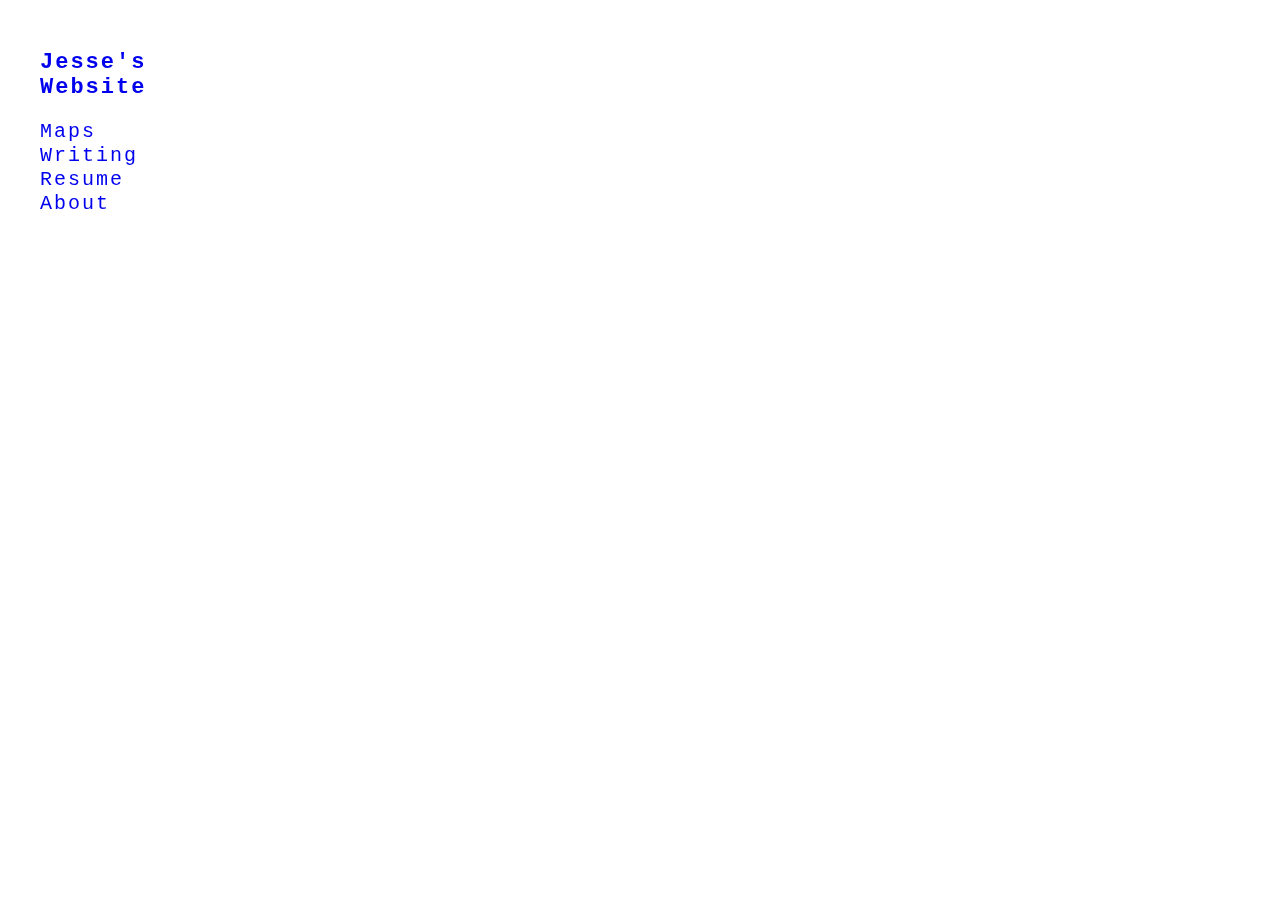
<file: index.html>
<!DOCTYPE html>
<html>
    <head>
        <title>Jesse's Website</title>
        <link rel="stylesheet" href="main.css">
        <link rel="stylesheet" href="main.js">
        <meta charset="utf-8"/>
        <meta content="width=device-width, initial-scale=1.0, maximum-scale=1.0" name="viewport"/>
        <script src="https://ajax.googleapis.com/ajax/libs/jquery/3.2.0/jquery.min.js">
        </script>
        </meta>
    </head>
    <body style="margin: 0; background: rgba(255, 255, 255, 1.0);">
      

    <div class="title"><a href="index.html" class="class1">Jesse's</a></div>
    <div class="title-2"><a href="index.html" class="class1">Website</a></div>

    <div class="side-nav">
            <a class="drop">Maps</a>
            <div class="drop-container">
                <a href="monochrome.html" class="sub-cat">Monochrome(ish)</a>
                <a href="elevation.html" class="sub-cat">Elevation</a>
                <a href="incarceration.html" class="sub-cat">Incarceration</a>
                <a href="berkeley-zoning.html" class="sub-cat">Berkeley</a>
            </div>
            <a href="writing.html">Writing</a>
            <a href="resume.html">Resume</a>
            <a href="about.html">About</a>
    </div>

    
    <script type='text/javascript' src='main.js'df></script>
    </body>
</html>
</file>
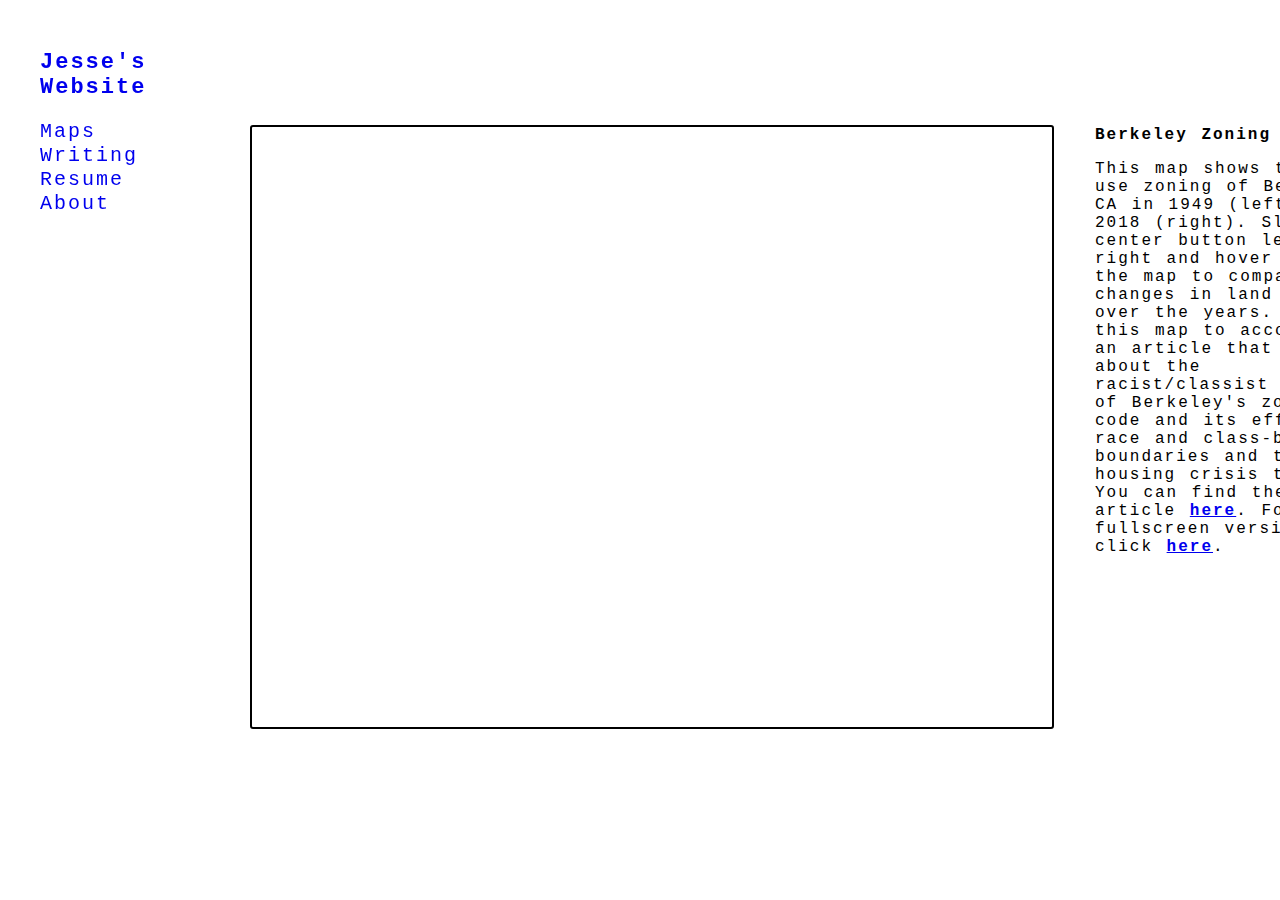
<file: berkeley-zoning.html>
<!DOCTYPE html>
<html>
    <head>
        <title>Berkeley Zoning</title>
        <link rel="stylesheet" href="main.css">
        <link rel="stylesheet" href="berkeley-zoning.css">
        <link rel="stylesheet" href="main.js">
        <meta charset="utf-8"/>
        <meta content="width=device-width, initial-scale=1.0, maximum-scale=1.0" name="viewport"/>
        <script src="https://ajax.googleapis.com/ajax/libs/jquery/3.2.0/jquery.min.js">
        </script>
        </meta>
    </head>
    <body style="margin: 0; background: rgba(255, 255, 255, 1.0);">
      

    <div class="title"><a href="index.html" class="class1">Jesse's</a></div>
    <div class="title-2"><a href="index.html" class="class1">Website</a></div>

    <div class="side-nav">
            <a class="drop">Maps</a>
            <div class="drop-container">
                <a href="monochrome.html" class="sub-cat">Monochrome(ish)</a>
                <a href="elevation.html" class="sub-cat">Elevation</a>
                <a href="incarceration.html" class="sub-cat">Incarceration</a>
                <a href="berkeley-zoning.html" class="sub-cat">Berkeley</a>
            </div>
            <a href="writing.html">Writing</a>
            <a href="resume.html">Resume</a>
            <a href="about.html">About</a>
    </div>
    <div class="main" id="berk-cont">
            <iframe src="https://jessebbarber.github.io/berkeley-zoning2/"></iframe>
    </div>
    <div class="caption" id="berk-caption">
        <p><strong>Berkeley Zoning Slider</strong></p>
        <p></p>
        <p>This map shows the land use zoning of Berkeley, CA in 1949 (left) and 2018 (right). Slide the center button left and right and hover over the map to compare the changes in land use over the years. I made this map to accompany an article that I wrote about the racist/classist origins of Berkeley's zoning code and its effects on race and class-based boundaries and the housing crisis today. You can find the article <a href="https://www.berkeleyside.com/2019/03/12/berkeley-zoning-has-served-for-many-decades-to-separate-the-poor-from-the-rich-and-whites-from-people-of-color" style="text-decoration: underline;"><strong>here</strong></a>. For a fullscreen version, click <a href="https://jessebbarber.github.io/berkeley-zoning2/" style= "text-decoration: underline;"><strong>here</strong></a>.</p>
    <div>

    
    <script type='text/javascript' src='main.js'></script>
    </body>
</html>
</file>
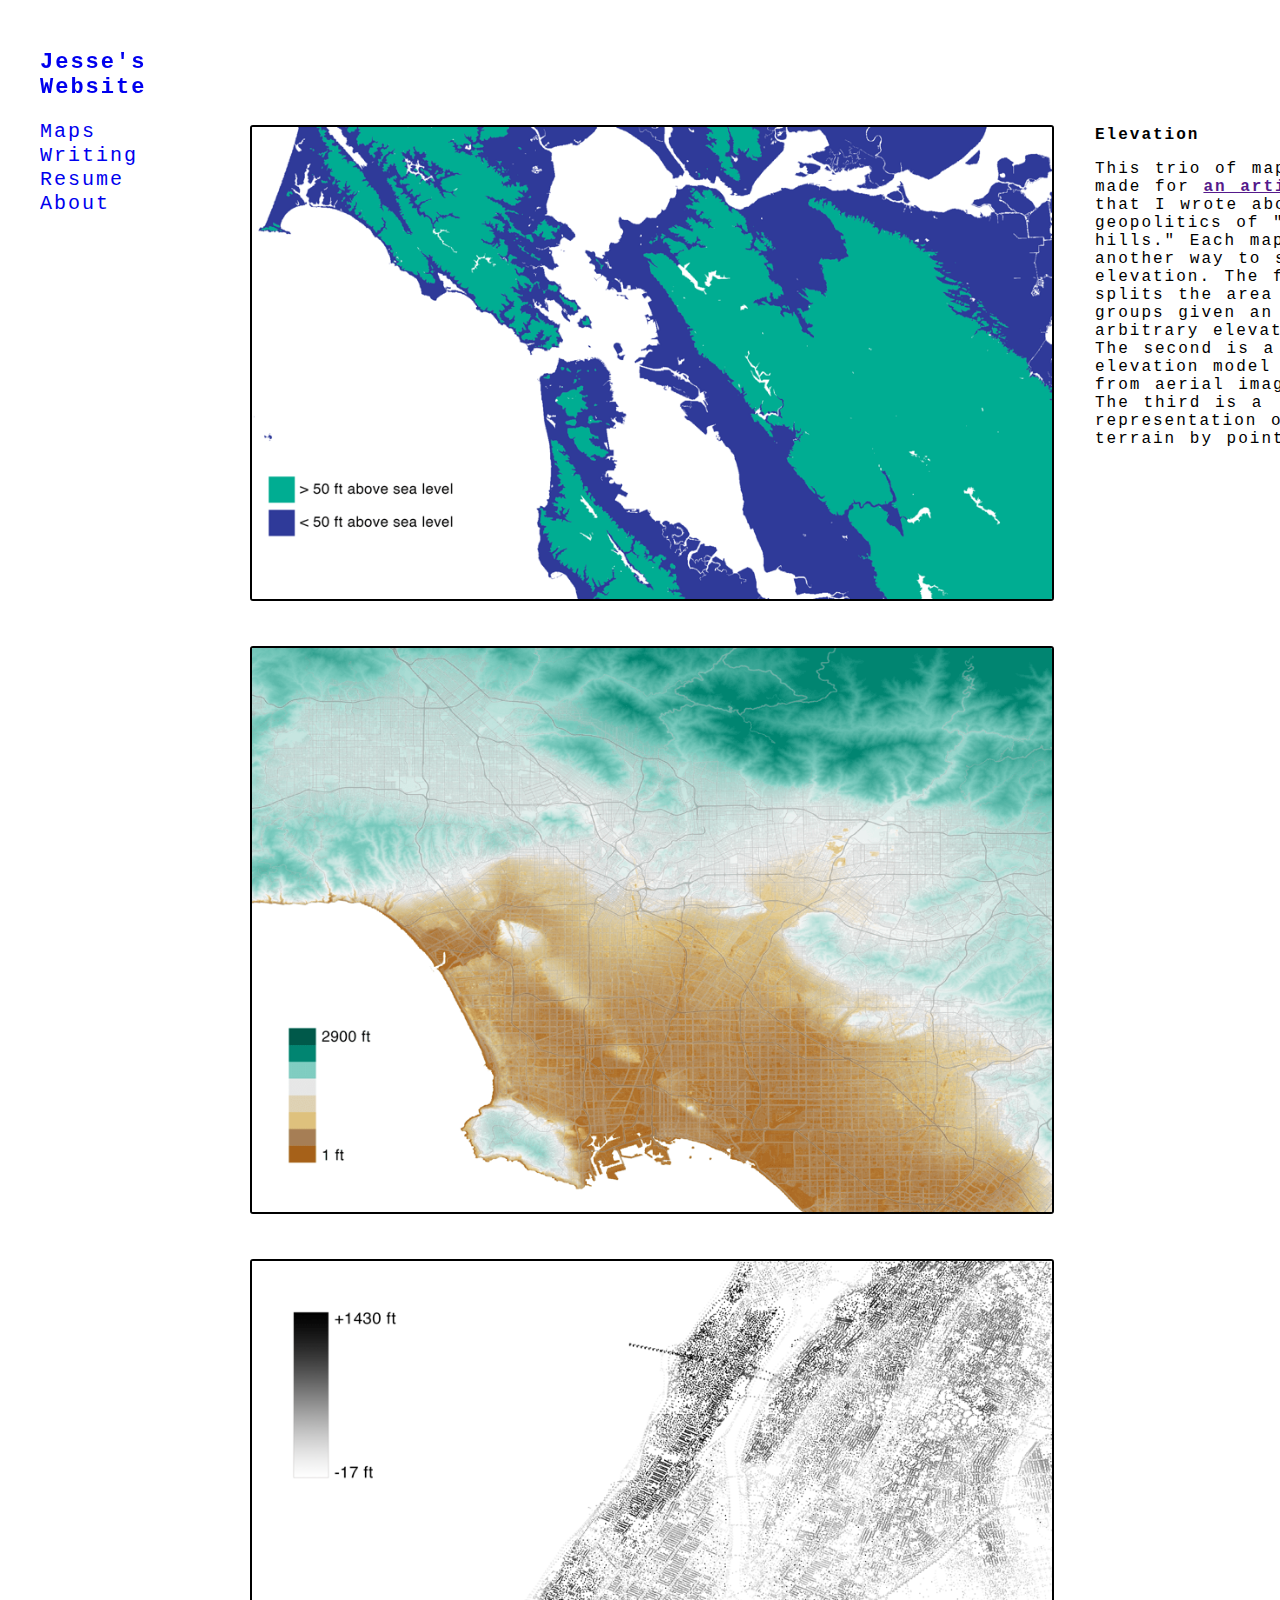
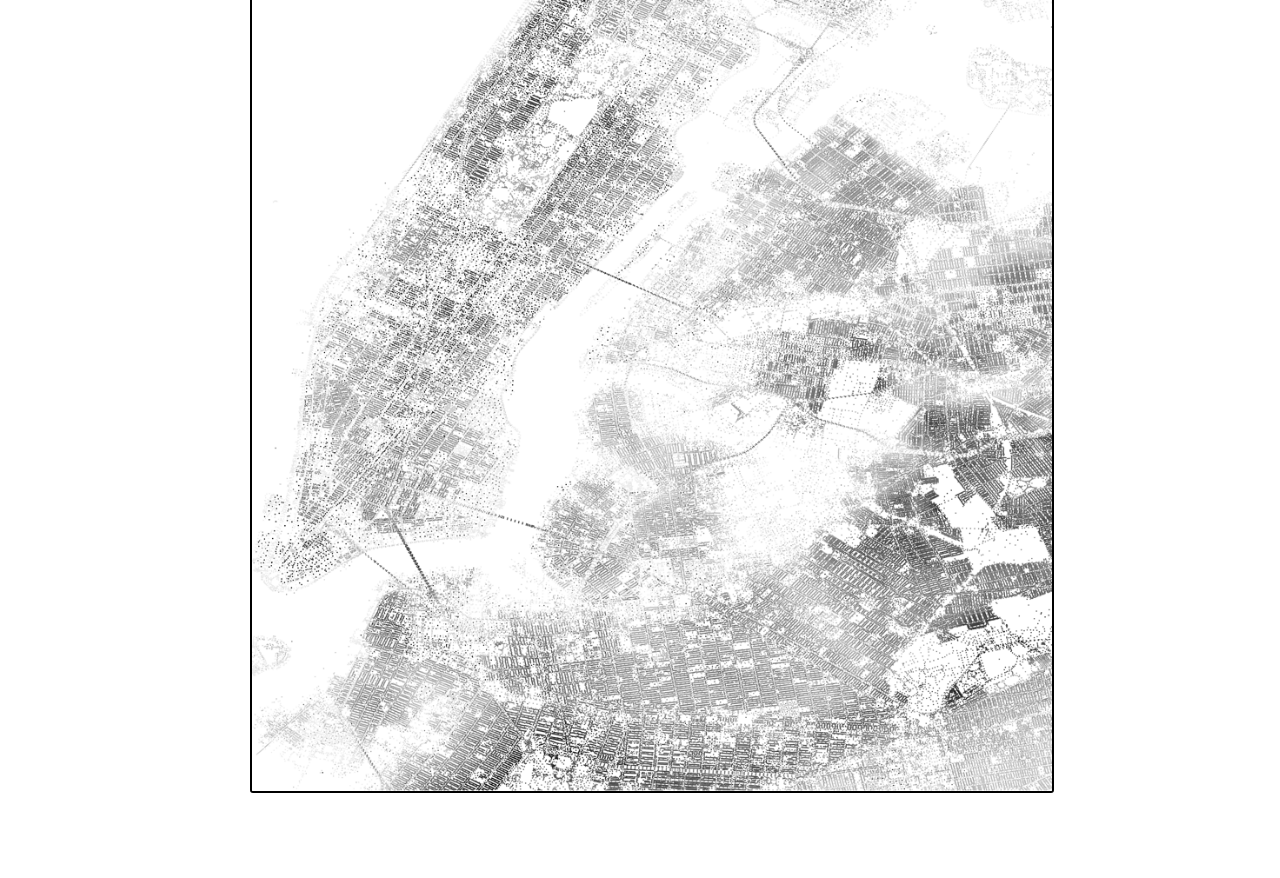
<file: elevation.html>
<!DOCTYPE html>
<html>
    <head>
        <title>Elevation</title>
        <link rel="stylesheet" href="main.css">
        <link rel="stylesheet" href="elevation.css">
        <link rel="stylesheet" href="main.js">
        <meta charset="utf-8"/>
        <meta content="width=device-width, initial-scale=1.0, maximum-scale=1.0" name="viewport"/>
        <script src="https://ajax.googleapis.com/ajax/libs/jquery/3.2.0/jquery.min.js">
        </script>
        </meta>
    </head>
    <body style="margin: 0; background: rgba(255, 255, 255, 1.0);">
      

    <div class="title"><a href="index.html" class="class1">Jesse's</a></div>
    <div class="title-2"><a href="index.html" class="class1">Website</a></div>

    <div class="side-nav">
            <a class="drop">Maps</a>
            <div class="drop-container">
                <a href="monochrome.html" class="sub-cat">Monochrome(ish)</a>
                <a href="elevation.html" class="sub-cat">Elevation</a>
                <a href="incarceration.html" class="sub-cat">Incarceration</a>
                <a href="berkeley-zoning.html" class="sub-cat">Berkeley</a>
            </div>
            <a href="writing.html">Writing</a>
            <a href="resume.html">Resume</a>
            <a href="about.html">About</a>
    </div>

    <div class="main">
        <img src="bay_elevation.png" class="elevation"></img>
        <img src="la_elevation.png" class="elevation"></img>
        <img src="nyc_elevation.png" class="elevation"></img>
    </div>

    <div class="caption" id="elevation-caption">
        <p><strong>Elevation</strong></p>
        <p></p>
        <p>This trio of maps I made for <a href="" style="text-decoration: underline;"><strong>an article</strong></a> that I wrote about the geopolitics of "the hills." Each map is another way to show elevation. The first splits the area in two groups given an arbitrary elevation. The second is a digital elevation model taken from aerial imagery. The third is a representation of terrain by point.</p>
    <div>
    
    <script type='text/javascript' src='main.js'></script>
    </body>
</html>
</file>
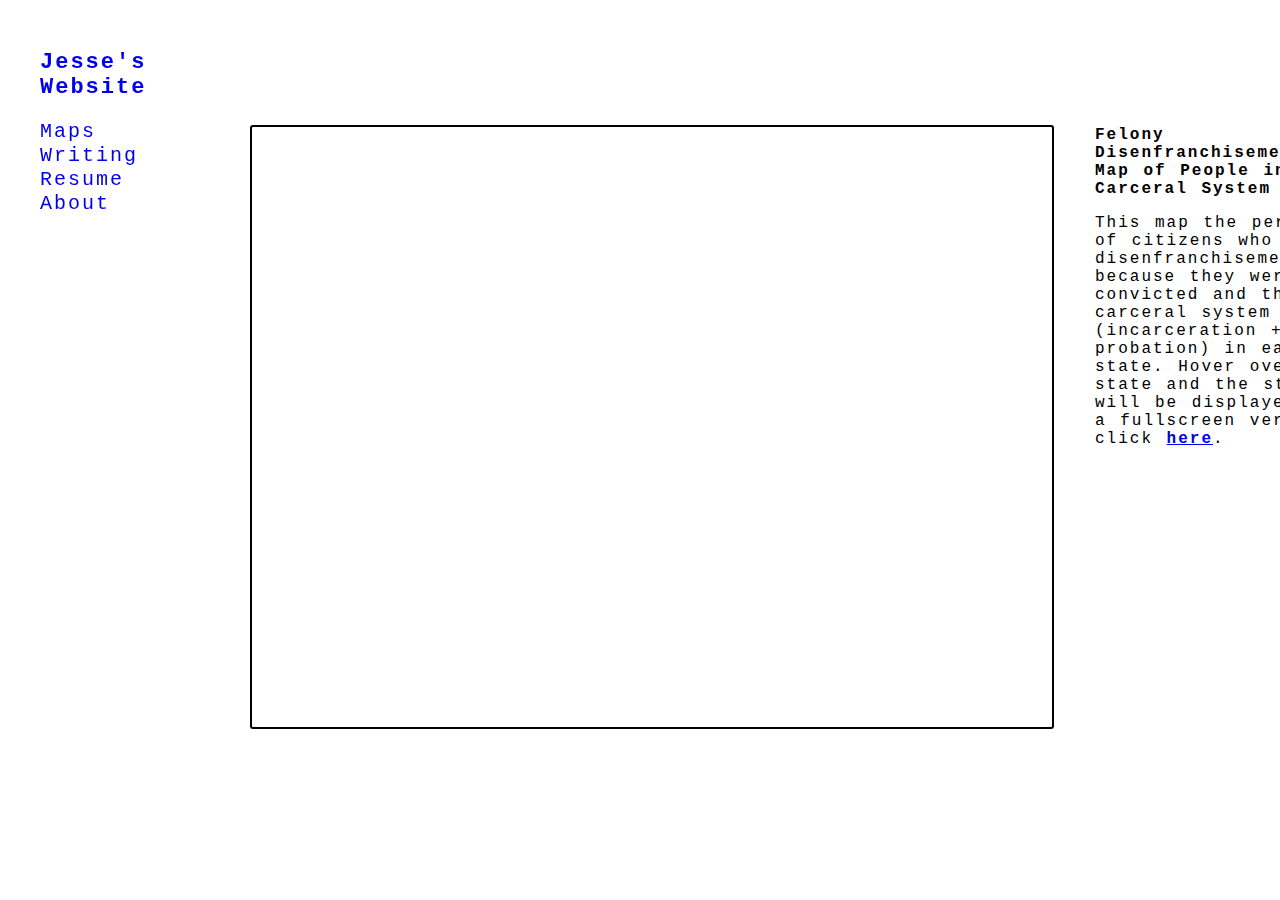
<file: incarceration.html>
<!DOCTYPE html>
<html>
    <head>
        <title>Incarceration</title>
        <link rel="stylesheet" href="main.css">
        <link rel="stylesheet" href="incarceration.css">
        <link rel="stylesheet" href="main.js">
        <meta charset="utf-8"/>
        <meta content="width=device-width, initial-scale=1.0, maximum-scale=1.0" name="viewport"/>
        <script src="https://ajax.googleapis.com/ajax/libs/jquery/3.2.0/jquery.min.js">
        </script>
        </meta>
    </head>
    <body style="margin: 0; background: rgba(255, 255, 255, 1.0);">
      

    <div class="title"><a href="index.html" class="class1">Jesse's</a></div>
    <div class="title-2"><a href="index.html" class="class1">Website</a></div>

    <div class="side-nav">
            <a class="drop">Maps</a>
            <div class="drop-container">
                <a href="monochrome.html" class="sub-cat">Monochrome(ish)</a>
                <a href="elevation.html" class="sub-cat">Elevation</a>
                <a href="incarceration.html" class="sub-cat">Incarceration</a>
                <a href="berkeley-zoning.html" class="sub-cat">Berkeley</a>
            </div>
            <a href="writing.html">Writing</a>
            <a href="resume.html">Resume</a>
            <a href="about.html">About</a>
    </div>
    <div class="main" id="inc-cont">
        <iframe src="https://jessebbarber.github.io/incarceration2/"></iframe>
    </div>
    <div class="caption" id="inc-cap">
        <p><strong>Felony Disenfranchisement // Map of People in the Carceral System</strong></p>
        <p></p>
        <p>This map the percentage of citizens who are disenfranchisement because they were convicted and the carceral system rate (incarceration + probation) in each state. Hover over each state and the statistic will be displayed. For a fullscreen version, click <a href="https://jessebbarber.github.io/incarceration2/index.html" style= "text-decoration: underline;"><strong>here</strong></a>.</p>
    <div>

    <!-- <div class="caption">
        <p>NYC Pink Monochrome Map</p>
    <div> -->

    
    <script type='text/javascript' src='main.js'></script>
    </body>
</html>
</file>
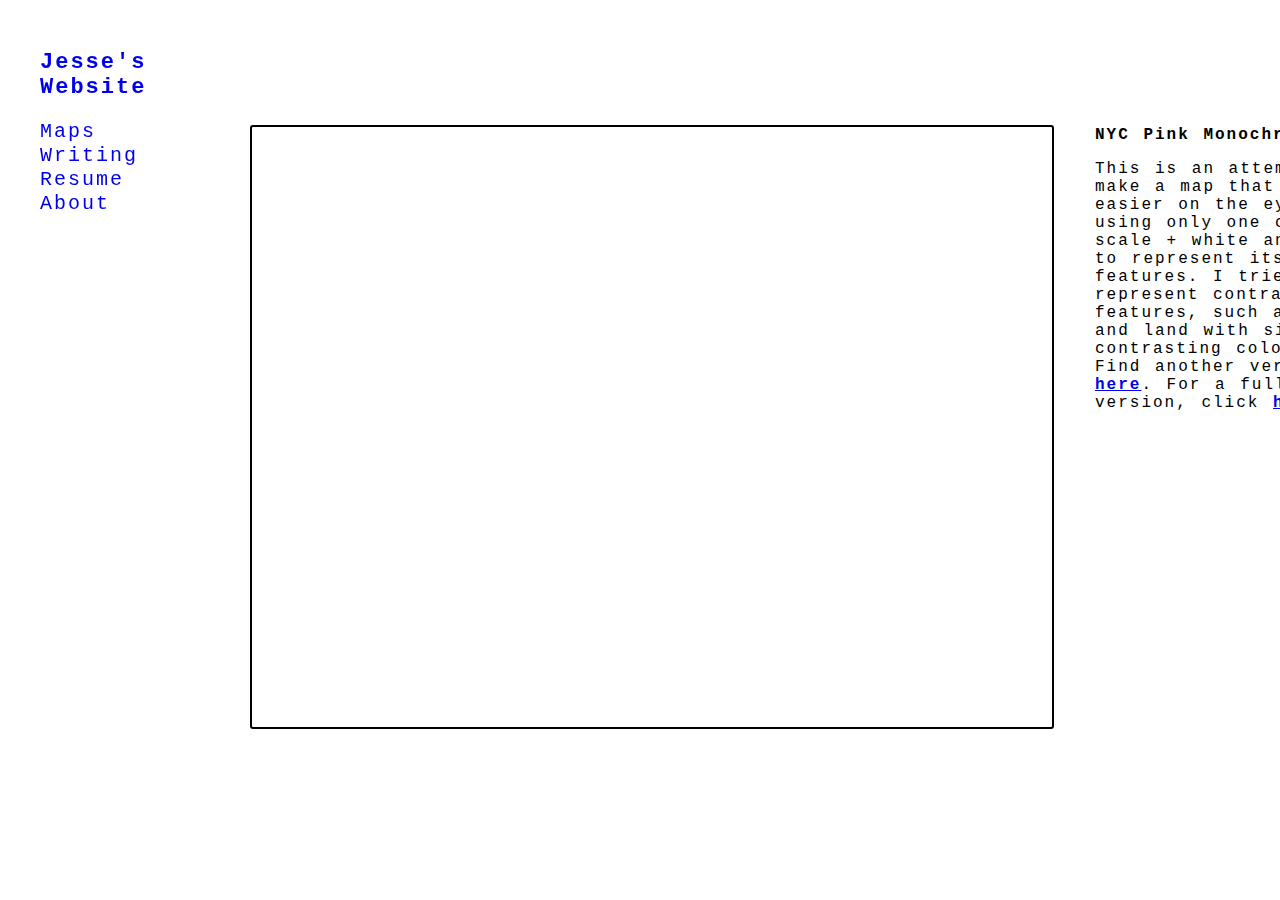
<file: monochrome.html>
<!DOCTYPE html>
<html>
    <head>
        <title>Monochrome-ish Maps</title>
        <link rel="stylesheet" href="main.css">
        <link rel="stylesheet" href="monochrome.css">
        <link rel="stylesheet" href="main.js">
        <meta charset="utf-8"/>
        <meta content="width=device-width, initial-scale=1.0, maximum-scale=1.0" name="viewport"/>
        <script src="https://ajax.googleapis.com/ajax/libs/jquery/3.2.0/jquery.min.js">
        </script>
        </meta>
    </head>
    <body style="margin: 0; background: rgba(255, 255, 255, 1.0);">
      

    <div class="title"><a href="index.html" class="class1">Jesse's</a></div>
    <div class="title-2"><a href="index.html" class="class1">Website</a></div>

    <div class="side-nav">
            <a class="drop">Maps</a>
            <div class="drop-container">
                <a href="monochrome.html" class="sub-cat">Monochrome(ish)</a>
                <a href="elevation.html" class="sub-cat">Elevation</a>
                <a href="incarceration.html" class="sub-cat">Incarceration</a>
                <a href="berkeley-zoning.html" class="sub-cat">Berkeley</a>
            </div>
            <a href="writing.html">Writing</a>
            <a href="resume.html">Resume</a>
            <a href="about.html">About</a>
    </div>

    <div class="main" id="mono-cont">
        <iframe src="https://jessebbarber.github.io/Monochromish/" style="border:2px;border-color:black;border-style:solid;width:100%;height:100%"></iframe>
    </div>

    <div class="caption" id="mono-caption">
        <p><strong>NYC Pink Monochrome</strong></p>
        <p></p>
        <p>This is an attempt to make a map that is easier on the eyes, using only one color scale + white and black to represent its features. I tried to represent contrasting features, such as water and land with similarly contrasting colors. Find another version <a href="monochrome2.html" style="text-decoration: underline;"><strong>here</strong></a>. For a fullscreen version, click <a href="https://jessebbarber.github.io/Monochromish/" style= "text-decoration: underline;"><strong>here</strong></a>.</p> 




    <div>
    
    <script type='text/javascript' src='main.js'></script>
    </body>
</html>
</file>
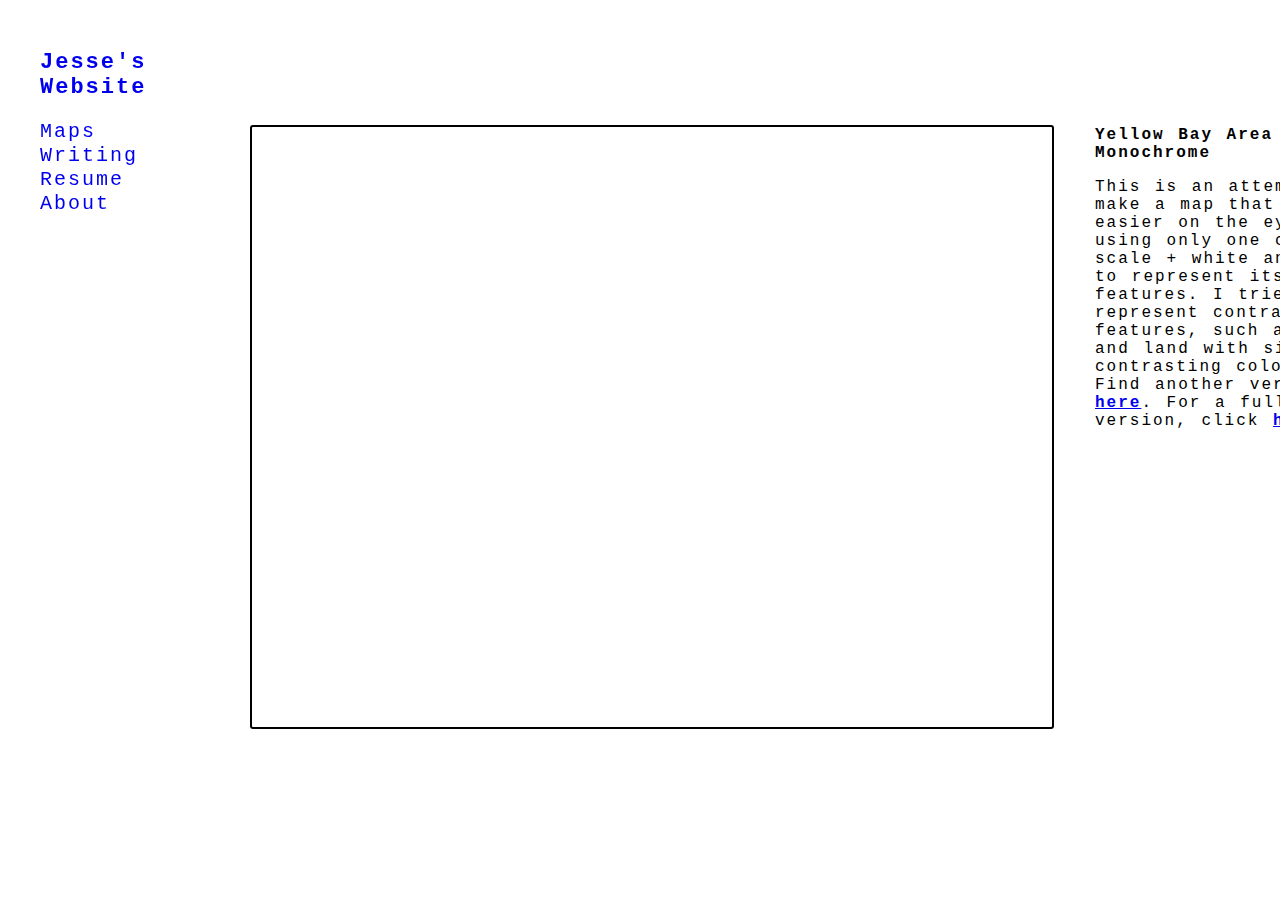
<file: monochrome2.html>
<!DOCTYPE html>
<html>
    <head>
        <title>Monochrome-ish Maps 2</title>
        <link rel="stylesheet" href="main.css">
        <link rel="stylesheet" href="monochrome.css">
        <link rel="stylesheet" href="main.js">
        <meta charset="utf-8"/>
        <meta content="width=device-width, initial-scale=1.0, maximum-scale=1.0" name="viewport"/>
        <script src="https://ajax.googleapis.com/ajax/libs/jquery/3.2.0/jquery.min.js">
        </script>
        </meta>
    </head>
    <body style="margin: 0; background: rgba(255, 255, 255, 1.0);">
      

    <div class="title"><a href="index.html" class="class1">Jesse's</a></div>
    <div class="title-2"><a href="index.html" class="class1">Website</a></div>

    <div class="side-nav">
            <a class="drop">Maps</a>
            <div class="drop-container">
                <a href="monochrome.html" class="sub-cat">Monochrome(ish)</a>
                <a href="elevation.html" class="sub-cat">Elevation</a>
                <a href="incarceration.html" class="sub-cat">Incarceration</a>
                <a href="berkeley-zoning.html" class="sub-cat">Berkeley</a>
            </div>
            <a href="writing.html">Writing</a>
            <a href="resume.html">Resume</a>
            <a href="about.html">About</a>
    </div>

    <div class="main" id="mono-cont">
        <iframe src="https://jessebbarber.github.io/Monochromish2/" style="border:2px;border-color:black;border-style:solid;width:100%;height:100%"></iframe>
    </div>

    <div class="caption" id="mono-caption">
        <p><strong>Yellow Bay Area Monochrome</strong></p>
        <p></p>
        <p>This is an attempt to make a map that is easier on the eyes, using only one color scale + white and black to represent its features. I tried to represent contrasting features, such as water and land with similarly contrasting colors. Find another version <a href="monochrome.html" style="text-decoration: underline;"><strong>here</strong></a>. For a fullscreen version, click <a href="https://jessebbarber.github.io/Monochromish2/" style= "text-decoration: underline;"><strong>here</strong></a>.</p> </p>
    <div>
    
    <script type='text/javascript' src='main.js'></script>
    </body>
</html>
</file>
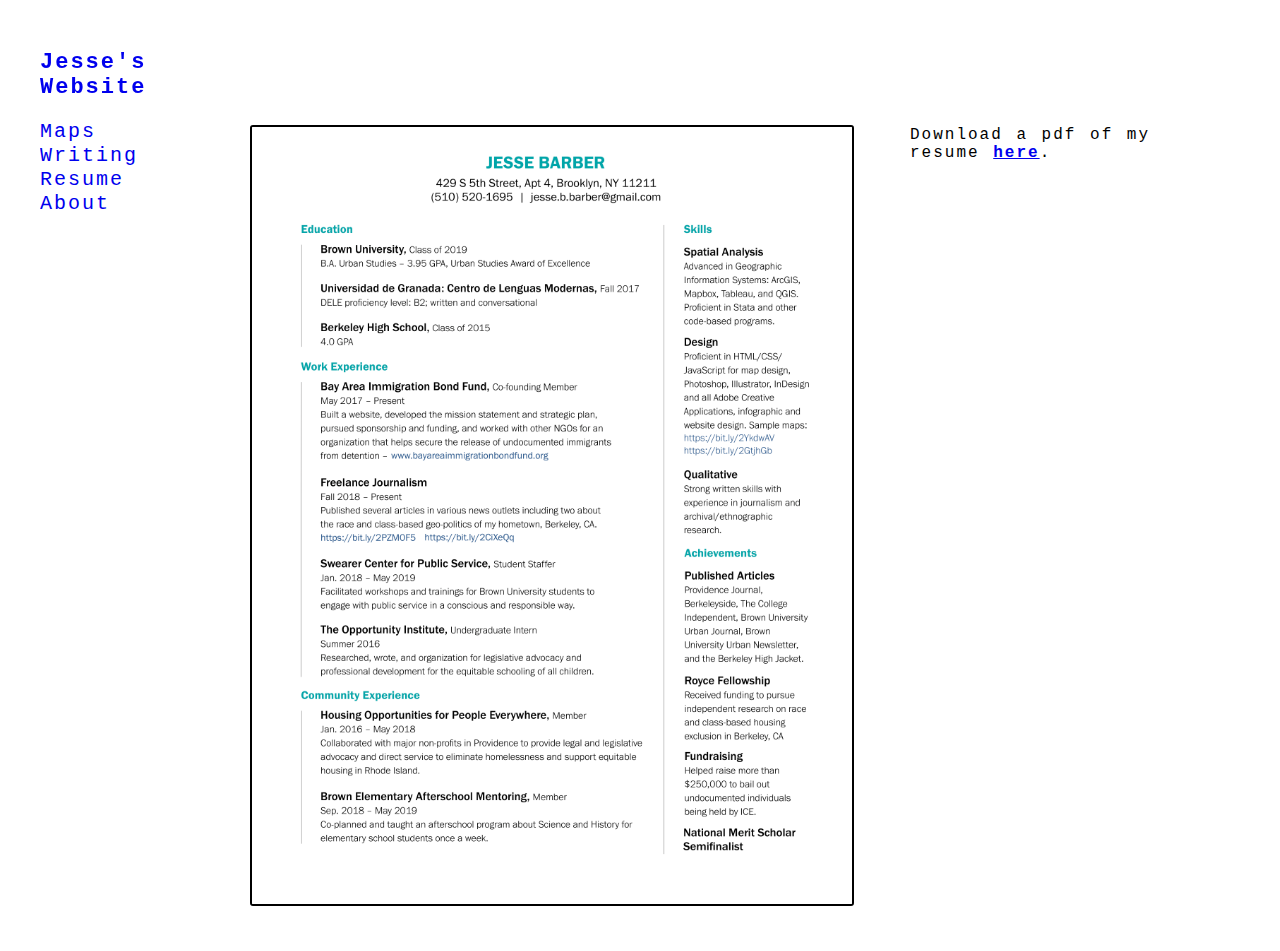
<file: resume.html>
<!DOCTYPE html>
<html>
    <head>
        <title>Writing</title>
        <link rel="stylesheet" href="main.css">
        <link rel="stylesheet" href="resume.css"
        <link rel="stylesheet" href="main.js">
        <meta charset="utf-8"/>
        <meta content="width=device-width, initial-scale=1.0, maximum-scale=1.0" name="viewport"/>
        <script src="https://ajax.googleapis.com/ajax/libs/jquery/3.2.0/jquery.min.js">
        </script>
        </meta>
    </head>
    <body style="margin: 0; background: rgba(255, 255, 255, 1.0);">
      

    <div class="title"><a href="index.html" class="class1">Jesse's</a></div>
    <div class="title-2"><a href="index.html" class="class1">Website</a></div>

    <div class="side-nav">
            <a class="drop">Maps</a>
            <div class="drop-container">
                <a href="monochrome.html" class="sub-cat">Monochrome(ish)</a>
                <a href="elevation.html" class="sub-cat">Elevation</a>
                <a href="incarceration.html" class="sub-cat">Incarceration</a>
                <a href="berkeley-zoning.html" class="sub-cat">Berkeley</a>
            </div>
            <a href="writing.html">Writing</a>
            <a href="resume.html">Resume</a>
            <a href="about.html">About</a>
    </div>
    <div class="main">
        <img src="barber_jesse_resume.png" class=resume></img>
    </div>
    <div class="caption" id="r-caption">
        <p>Download a pdf of my resume <a href="https://www.dropbox.com/s/oktzva7lt2v2ung/Barber_Jesse_Resume.pdf?dl=0"><strong>here</strong></a>.</p>
    <div>
    
    <script type='text/javascript' src='main.js'df></script>
    </body>
</html>
</file>
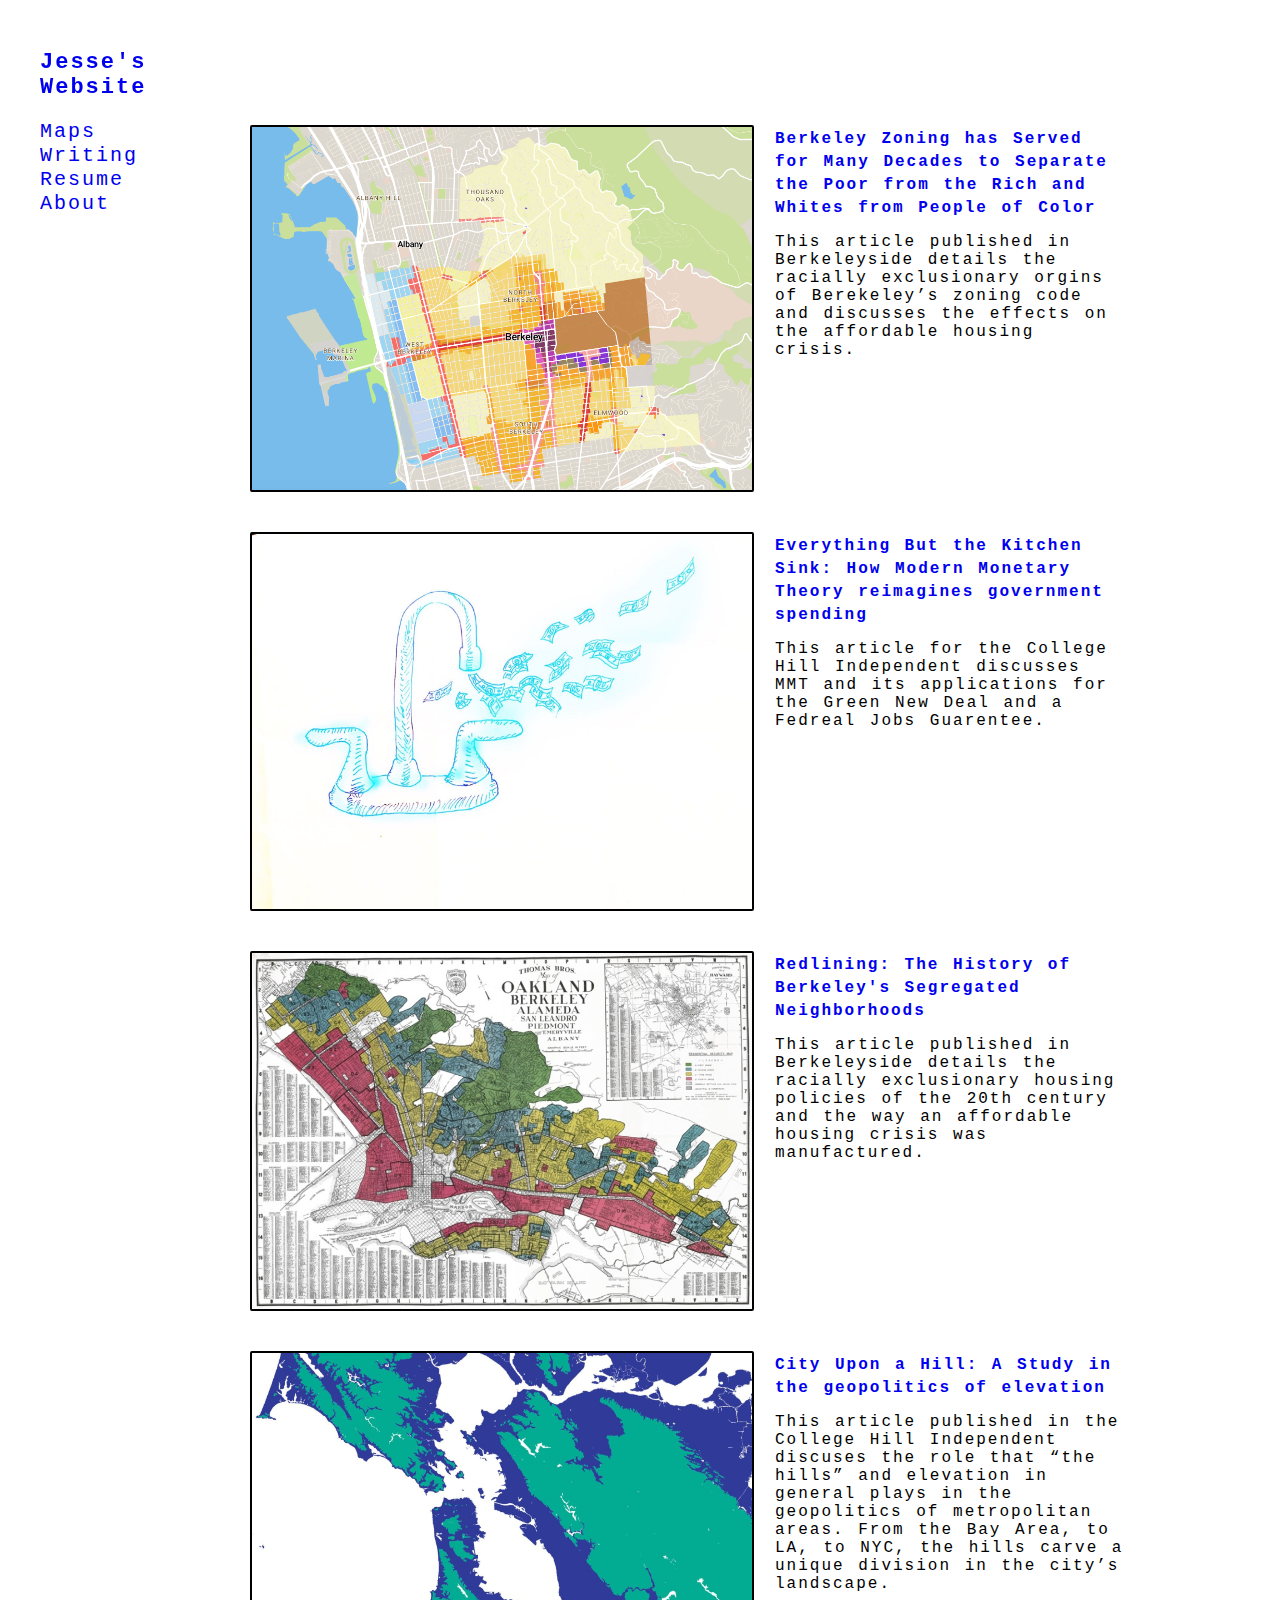
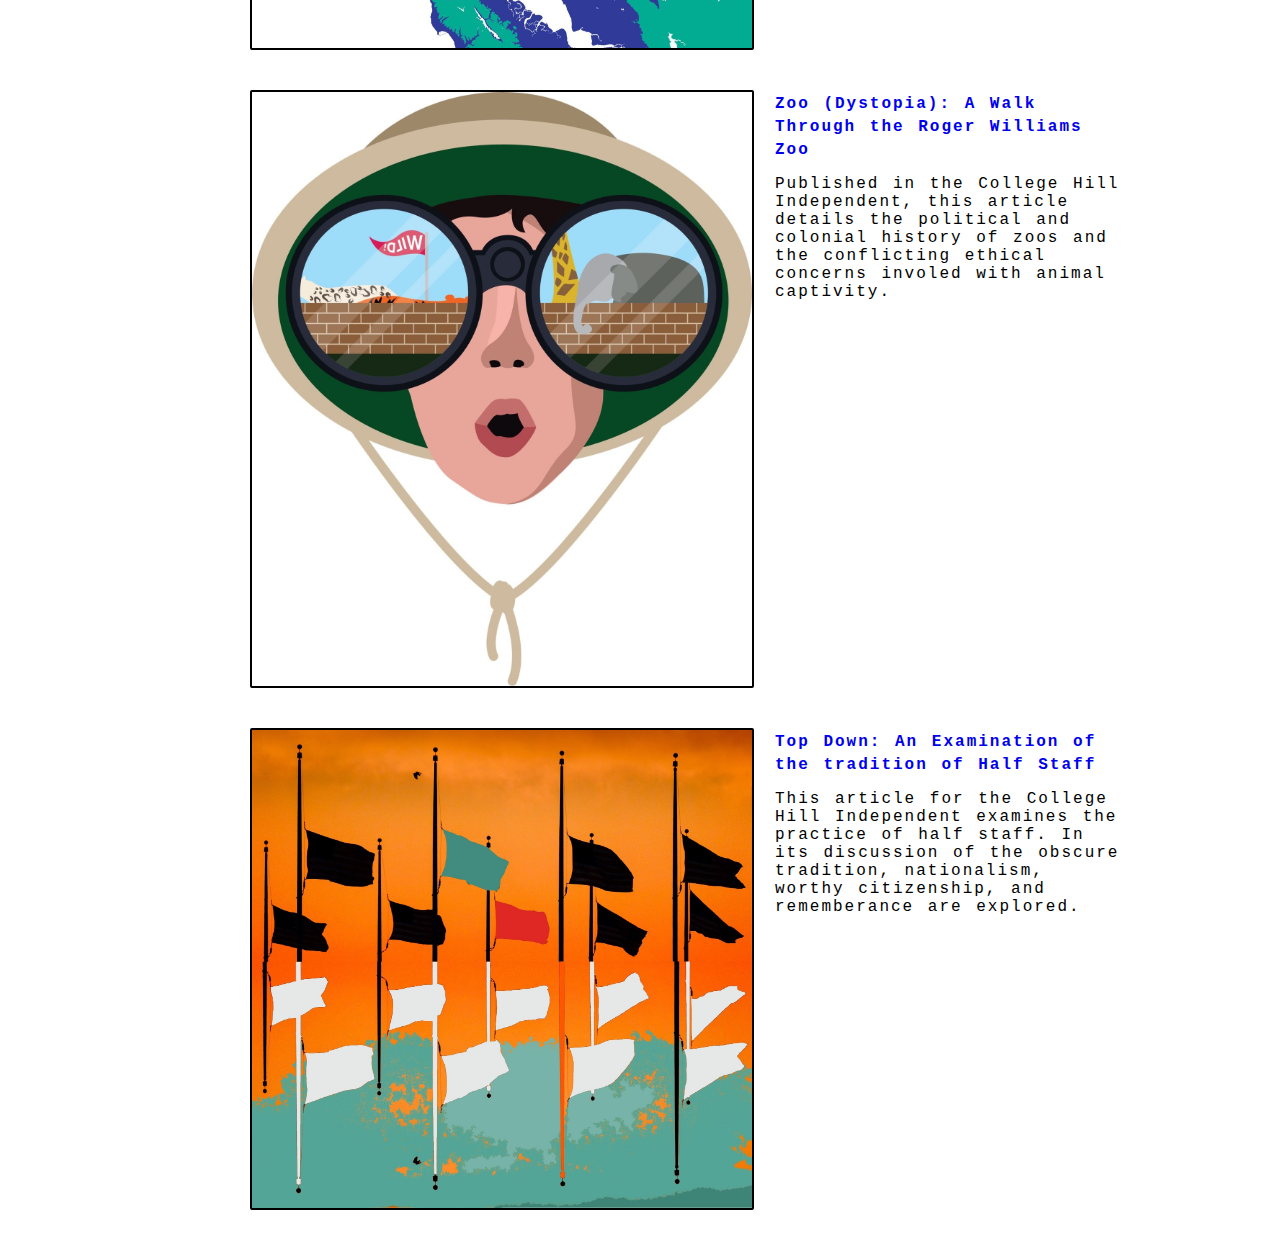
<file: writing.html>
<!DOCTYPE html>
<html>
    <head>
        <title>Writing</title>
        <link rel="stylesheet" href="main.css">
        <link rel="stylesheet" href="writing.css">
        <link rel="stylesheet" href="main.js">
        <meta charset="utf-8"/>
        <meta content="width=device-width, initial-scale=1.0, maximum-scale=1.0" name="viewport"/>
        <script src="https://ajax.googleapis.com/ajax/libs/jquery/3.2.0/jquery.min.js">
        </script>
        </meta>
    </head>
    <body style="margin: 0; background: rgba(255, 255, 255, 1.0);">
      

    <div class="title"><a href="index.html" class="class1">Jesse's</a></div>
    <div class="title-2"><a href="index.html" class="class1">Website</a></div>

    <div class="side-nav">
            <a class="drop">Maps</a>
            <div class="drop-container">
                <a href="monochrome.html" class="sub-cat">Monochrome(ish)</a>
                <a href="elevation.html" class="sub-cat">Elevation</a>
                <a href="incarceration.html" class="sub-cat">Incarceration</a>
                <a href="berkeley-zoning.html" class="sub-cat">Berkeley</a>
            </div>
            <a href="writing.html">Writing</a>
            <a href="resume.html">Resume</a>
            <a href="about.html">About</a>
    </div>
            <div class="article-block">
                
                <img src="berkeley-zoning.png" class="pic-cont"></img>
                <div class="cap-cont">
                <a href="https://www.berkeleyside.com/2019/03/12/berkeley-zoning-has-served-for-many-decades-to-separate-the-poor-from-the-rich-and-whites-from-people-of-color" class="article-title"><strong>Berkeley Zoning has Served for Many Decades to Separate the Poor from the Rich and Whites from People of Color</strong></a>
                <p>This article published in Berkeleyside details the racially exclusionary orgins of Berekeley’s zoning code and discusses the effects on the affordable housing crisis.</p>
                </div>
                
                <div class="pic-spacer"></div>

                <img src="mmt-pic.png" class="pic-cont"></img>
                <div class="cap-cont">
                <a href="https://www.theindy.org/1686" class="article-title"><strong>Everything But the Kitchen Sink: How Modern Monetary Theory reimagines government spending</strong></a>
                <p>This article for the College Hill Independent discusses MMT and its applications for the Green New Deal and a Fedreal Jobs Guarentee.</p>
                </div>
                
                <div class="pic-spacer"></div>

                <img src="redlining.png" class="pic-cont"></img>
                <div class="cap-cont">
                <a href="https://www.berkeleyside.com/2018/09/20/redlining-the-history-of-berkeleys-segregated-neighborhoods" class="article-title"><strong>Redlining: The History of Berkeley's Segregated Neighborhoods</strong></a>
                <p>This article published in Berkeleyside details the racially exclusionary housing policies of the 20th century and the way an affordable housing crisis was manufactured.</p>
                </div>

                <div class="pic-spacer"></div>

                <img src="hills.png" class="pic-cont"></img>
                <div class="cap-cont">
                <a href="https://www.theindy.org/1728" class="article-title"><strong>City Upon a Hill: A Study in the geopolitics of elevation</strong></a>
                <p>This article published in the College Hill Independent discuses the role that “the hills” and elevation in general plays in the geopolitics of metropolitan areas. From the Bay Area, to LA, to NYC, the hills carve a unique division in the city’s landscape.</p>
                </div>
                
                <div class="pic-spacer"></div>

                <img src="zoos.png" class="pic-cont"></img>
                <div class="cap-cont">
                <a href="http://www.theindy.org/1522" class="article-title"><strong>Zoo (Dystopia): A Walk Through the Roger Williams Zoo</strong></a>
                <p>Published in the College Hill Independent, this article details the political and colonial history of zoos and the conflicting ethical concerns involed with animal captivity.</p>
                </div>
         
                <div class="pic-spacer"></div>

                <img src="flags.png" class="pic-cont"></img>
                <div class="cap-cont">
                <a href="https://www.theindy.org/1585" class="article-title"><strong>Top Down: An Examination of the tradition of Half Staff</strong></a>
                <p>This article for the College Hill Independent examines the practice of half staff. In its discussion of the obscure tradition, nationalism, worthy citizenship, and rememberance are explored.</p>
                </div>
            </div>
                <!-- <div style="float:clear;"></div>
            </div>
            <div class = "pic-cont" id="second-pic">
                <img src="zoos.png" class="writing-pics"></img>
                <p class="second-cap">
                    hey hey hey hey hey hey hey 
                </p>
            </div>
            <div class = "pic-cont" id="third-pic">
                <img src="flags.png" class="writing-pics"></img>
                <p class="third-cap">
                    hey hey hey hey hey hey hey hey hey 
                </p>
            </div> -->
    

    <!-- <div class="main" id="writing-cont">
        <div id="first-pic">
            <img src="mmt-pic.png" class="writing-pics"></img>
            <p class="first-cap">
                hey hey hey hey hey hey hey hey 
            </p>
            <div style="float:clear;"></div>
        </div>
        <div id="second-pic">
            <img src="zoos.png" class="writing-pics"></img>
            <p class="second-cap">
                hey hey hey hey hey hey hey 
            </p>
        </div>
        <div id="third-pic">
            <img src="flags.png" class="writing-pics"></img>
            <p class="third-cap">
                hey hey hey hey hey hey hey hey hey 
            </p>
        </div>
    </div> -->
    <!-- <div class="caption" style="left:1080px">
        <p><strong>Felony Disenfranchisement // Map of People in the Carceral System</strong></p>
        <p></p>
        <p>This map the percentage of citizens who are disenfranchisement because they were convicted and the carceral system rate (incarceration + probation) in each state. Hover over each state and the statistic will be displayed.</p>
    <div> -->
    
    <script type='text/javascript' src='main.js'df></script>
    </body>
</html>
</file>
<file: main.css>
/*.wrap{
	width: 960px;
	margin: 0 auto;
}*/

/*Standard stuff*/

h1{
	font-family: "Courier New", Courier, monospace;
	font-size: 24px;
	letter-spacing: 2px;
	word-spacing: 2px;
	color: #000000;
	font-weight: bold;
	text-decoration: none;
	font-style: normal;
	font-variant: normal;
	text-transform: none;
}

p{
	font-family: "Courier New", Courier, monospace;
	font-size: 16px;
	letter-spacing: 2px;
	word-spacing: 2px;
	color: #000000;
	font-weight: 400;
	text-decoration: none;
	font-style: normal;
	font-variant: normal;
	text-transform: none;
	text-align: left;
}

/*a{
	font-family: "Courier New", Courier, monospace;
	font-size: 16px;
	letter-spacing: 2px;
	word-spacing: 0px;
	color: #0000EE;
	font-weight: 400;
	text-decoration: none;
	font-style: normal;
	font-variant: normal;
	text-transform: none;
}*/



.title{
	margin-left: 40px;
	margin-top: 50px;
	position: fixed;
}
.title-2{
	margin-left: 40px;
	margin-top: 75px;
	position: fixed;
}


/*sub class for Title link*/

a.class1{
	font-family: "Courier New", Courier, monospace;
	font-size: 22px;
	letter-spacing: 2px;
	word-spacing: 2px;
	color: #0000EE;
	font-weight: bold;
	text-decoration: none;
	font-style: normal;
	font-variant: normal;
	text-transform: none;
}



/*This is for nav*/

.side-nav{
  height: 100%;
  width: 200px;
  position: fixed;
  z-index: 1;
  background-color: white;
  overflow-x: hidden;
  margin-left: 40px;
  margin-top: 120px;
  cursor: pointer;
  /*border-right: solid black 1px;*/
}

.side-nav a, .drop{
	font-family: "Courier New", Courier, monospace;
	font-size: 20px;
	letter-spacing: 2px;
	word-spacing: 2px;
	color: #0000EE;
	font-weight: 400;
	text-decoration: none;
	font-style: normal;
	font-variant: normal;
	text-transform: none;
	line-height: 24px;
	cursor: pointer;
	width: 100%;
	display: block;
}
.side-nav a.sub-cat{
	font-family: "Courier New", Courier, monospace;
	font-size: 18px;
	letter-spacing: 2px;
	word-spacing: 2px;
	color: green;
	font-weight: 400;
	text-decoration: none;
	font-style: normal;
	font-variant: normal;
	text-transform: none;
	line-height: 22px;
	width: 100%;
	display: block;
}


.side-nav a:hover, .drop:hover {
  	font-weight: 600;
}

.active {
	text-decoration: underline;
}

.drop-container {
  	display: none;
  	padding-left: 10px;
  	color: green;
}

.main {
  	/*width:480px;
  	height:480px;*/
  	max-width: 800px;
  /*	max-height: 1200px;*/
  	padding-right:40px;
 	padding-left: 250px; /* Same as the width of the sidenav */
  	padding-bottom: 40px;
  	font-size: 20px; /* Increased text to enable scrolling */
  	padding-top: 125px;
}

iframe{
	border:2px; 
	border-color:black; 
	border-style:solid; 
	position: relative;
	width:100%; 
	height:100%;
	border-radius: 3px;
}

img{
	
}

.caption{
  padding-left: 40px;
  overflow: wrap;
  overflow-wrap: break-word;
  text-align: left;
  height: 100%;
  width: 275px;
  position: fixed;
  background-color: white;
  top:0;
  overflow-x: hidden;
  float:right;
  margin-right: 40px;
  margin-top: 110px;
  cursor: pointer;
}



/*ul {
  list-style-type: none;
  margin: 0;
  padding-top: 30px;
  padding-left: 3vw;
  line-height: 20px;

}

li a {
  display: block;
  width: 60px;
}


.vl {
  border-left: 3px black;
  height: 500px;
  align-content: left;
}*/
</file>
<file: berkeley-zoning.css>
#berk-caption{
	left:1055px;
}

#berk-cont{
	height:600px;
}
</file>
<file: elevation.css>
img.elevation{
	border:2px; 
	border-color:black; 
	border-style:solid; 
	position: relative;
	max-width: 100%;
	max-height: auto;
	margin-bottom: 40px;
	border-radius:3px;
	/*width:100%; 
	height:100%;*/
/*	margin-left: 50px;*/
}

  #elevation-caption{
	left:1055px;
}
</file>
<file: incarceration.css>
#inc-cap{
	left:1055px;
}



#inc-cont{
	height: 600px;
}
</file>
<file: monochrome.css>
#mono-caption{
	left:1055px;
}

#mono-cont{
	height:600px;
}
</file>
<file: writing.css>
.article-block {
  	max-width: 1000px;
  	padding-right:40px;
 	padding-left: 250px; /* Same as the width of the sidenav */
  	padding-bottom: 40px;
  	font-size: 20px; /* Increased text to enable scrolling */
  	padding-top: 125px;
}
.article-block
{
	width: 1200px;

}
.pic-spacer{
	height: 40px;
}

/*img #vert{
  width: 50%;
  height: auto;
}*/

.pic-cont{
	width: 50%;
	height: auto;
	border-style: solid;
	border-color: black;
	border-width: 2px;
	border-radius: 2px;
	float:left; 
	position:relative;
	margin-bottom: 40px;
}

.cap-cont{
	float:right; 
	position:relative;
	display: inline-block;
	width: 350px;
	padding-left: 20px;
	padding-right:125px;

}

.article-title
{
	font-family: "Courier New", Courier, monospace;
	font-size: 16px;
	letter-spacing: 2px;
	word-spacing: 2px;
	color: #0000EE;
	font-weight: 400;
	text-decoration: none;
	font-style: normal;
	font-variant: normal;
	text-transform: none;
	text-align: left;
	line-height: .75;
}
</file>
